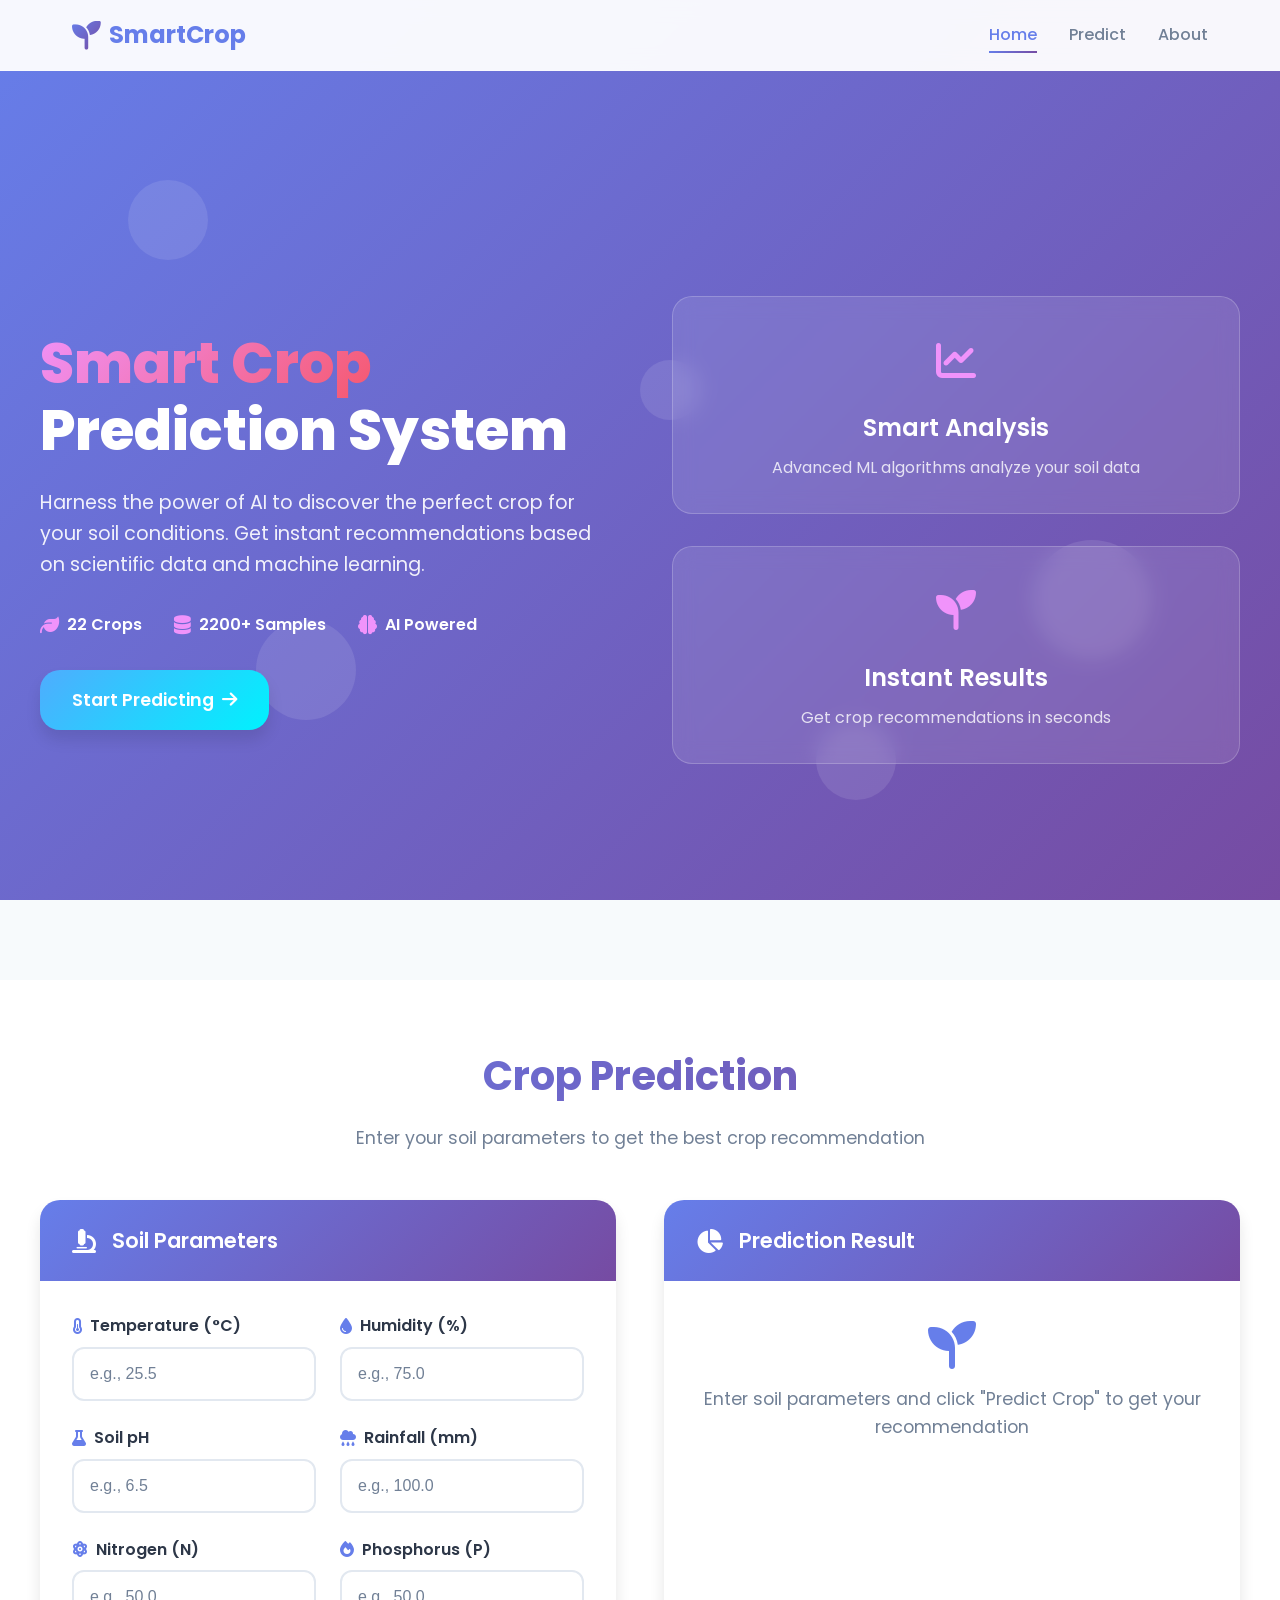
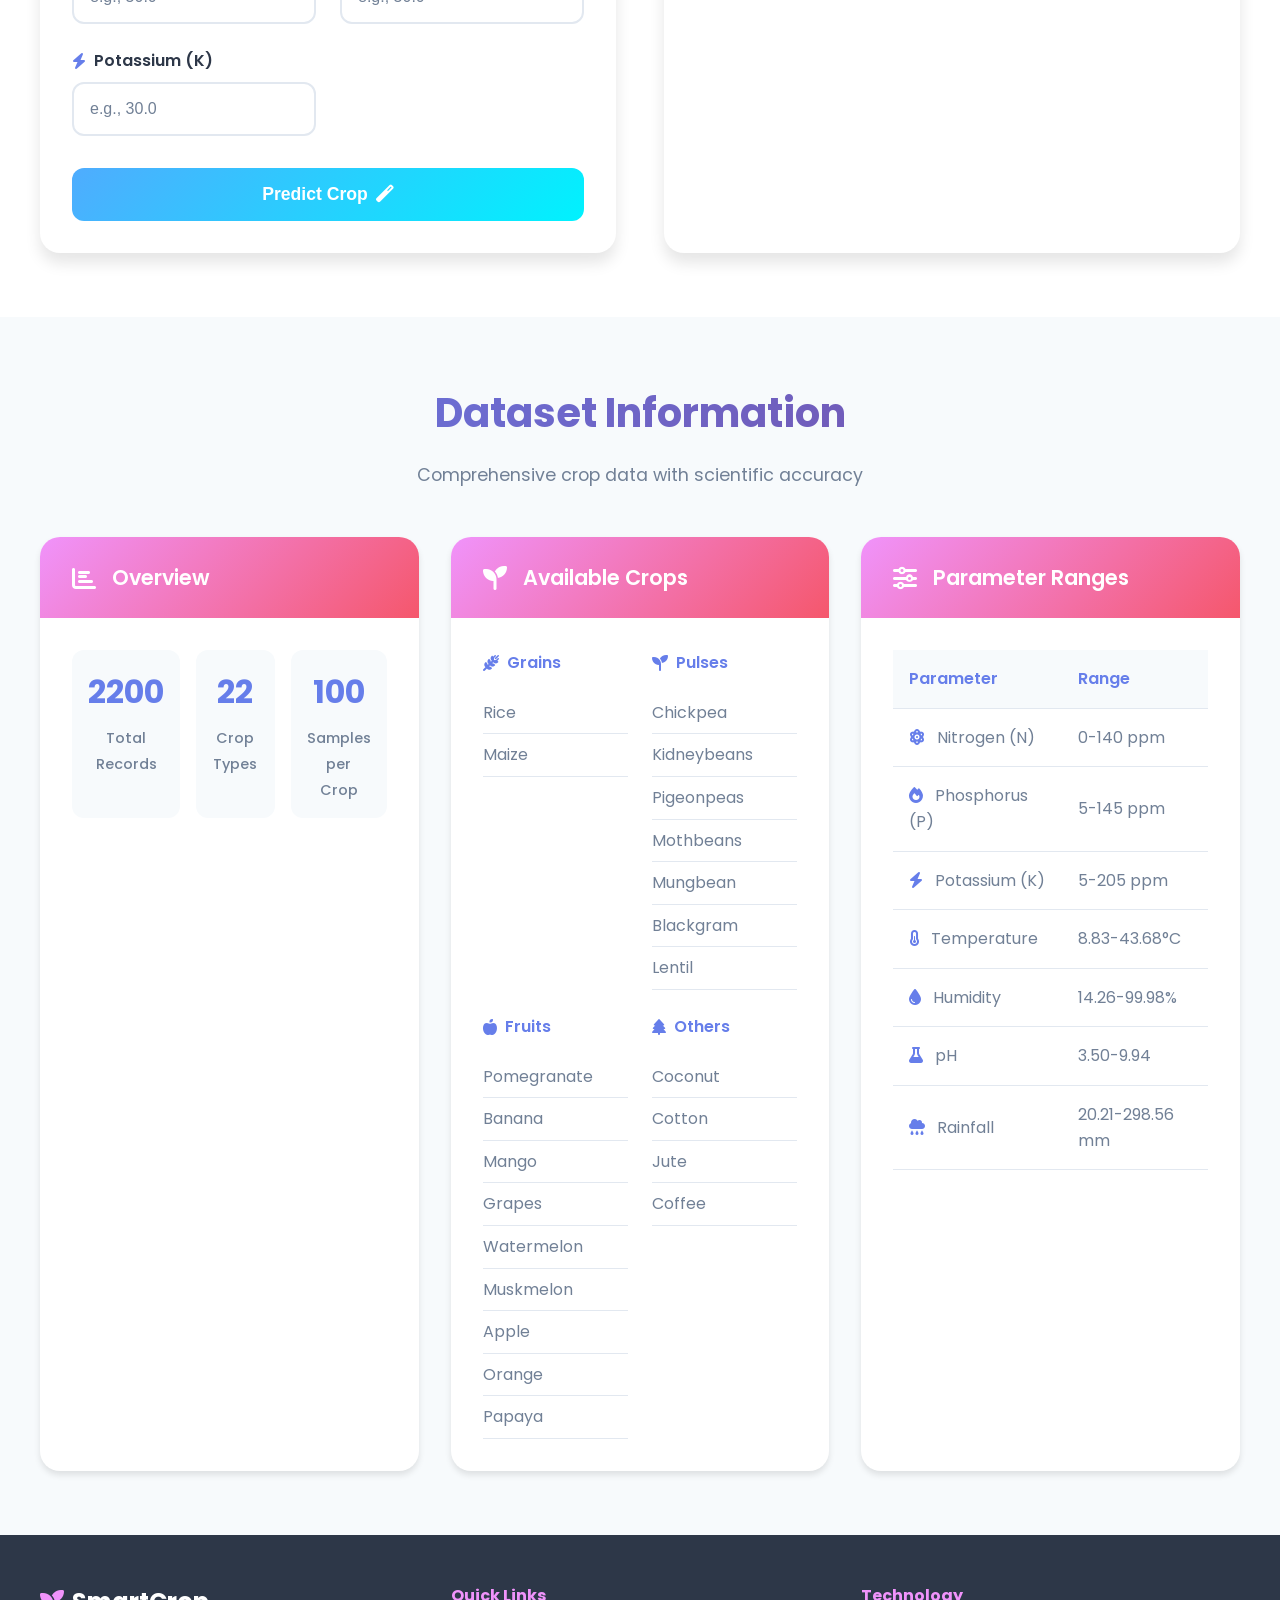
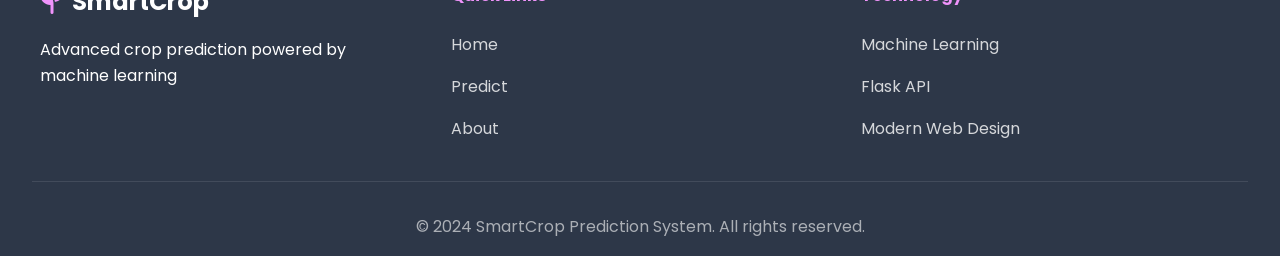
<file: index.html>
<!DOCTYPE html>
<html lang="en">
<head>
    <meta charset="UTF-8">
    <meta name="viewport" content="width=device-width, initial-scale=1.0">
    <meta name="description" content="Advanced Crop Prediction System using machine learning to recommend the best crops based on soil parameters and environmental conditions.">
    <title>🌱 Smart Crop Predictor</title>
    <link rel="icon" type="image/x-icon" href="data:image/svg+xml,<svg xmlns='http://www.w3.org/2000/svg' viewBox='0 0 100 100'><text y='.9em' font-size='90'>🌱</text></svg>">
    <link rel="preconnect" href="https://fonts.googleapis.com">
    <link rel="preconnect" href="https://fonts.gstatic.com" crossorigin>
    <link href="https://fonts.googleapis.com/css2?family=Poppins:wght@300;400;500;600;700;800;900&display=swap" rel="stylesheet">
    <link rel="stylesheet" href="https://cdnjs.cloudflare.com/ajax/libs/font-awesome/6.4.0/css/all.min.css">
    <link rel="stylesheet" href="styles.css">
</head>
<body>
    <!-- Animated Background -->
    <div class="animated-background">
        <div class="floating-shapes">
            <div class="shape shape-1"></div>
            <div class="shape shape-2"></div>
            <div class="shape shape-3"></div>
            <div class="shape shape-4"></div>
            <div class="shape shape-5"></div>
        </div>
    </div>

    <!-- Navigation -->
    <nav class="navbar">
        <div class="nav-container">
            <div class="nav-logo">
                <i class="fas fa-seedling"></i>
                <span>SmartCrop</span>
            </div>
            <div class="nav-links">
                <a href="#home" class="nav-link active">Home</a>
                <a href="#predict" class="nav-link">Predict</a>
                <a href="#about" class="nav-link">About</a>
            </div>
        </div>
    </nav>

    <!-- Main Container -->
    <div class="main-container">
        <!-- Hero Section -->
        <section id="home" class="hero-section">
            <div class="hero-content">
                <div class="hero-text">
                    <h1 class="hero-title">
                        <span class="gradient-text">Smart Crop</span>
                        <br>Prediction System
                    </h1>
                    <p class="hero-subtitle">
                        Harness the power of AI to discover the perfect crop for your soil conditions. 
                        Get instant recommendations based on scientific data and machine learning.
                    </p>
                    <div class="hero-stats">
                        <div class="stat-item">
                            <i class="fas fa-leaf"></i>
                            <span>22 Crops</span>
                        </div>
                        <div class="stat-item">
                            <i class="fas fa-database"></i>
                            <span>2200+ Samples</span>
                        </div>
                        <div class="stat-item">
                            <i class="fas fa-brain"></i>
                            <span>AI Powered</span>
                        </div>
                    </div>
                    <a href="#predict" class="cta-button">
                        <span>Start Predicting</span>
                        <i class="fas fa-arrow-right"></i>
                    </a>
                </div>
                <div class="hero-visual">
                    <div class="floating-card">
                        <div class="card-icon">
                            <i class="fas fa-chart-line"></i>
                        </div>
                        <h3>Smart Analysis</h3>
                        <p>Advanced ML algorithms analyze your soil data</p>
                    </div>
                    <div class="floating-card">
                        <div class="card-icon">
                            <i class="fas fa-seedling"></i>
                        </div>
                        <h3>Instant Results</h3>
                        <p>Get crop recommendations in seconds</p>
                    </div>
                </div>
            </div>
        </section>

        <!-- Prediction Section -->
        <section id="predict" class="prediction-section">
            <div class="section-header">
                <h2>Crop Prediction</h2>
                <p>Enter your soil parameters to get the best crop recommendation</p>
            </div>
            
            <div class="prediction-container">
                <div class="form-container">
                    <div class="form-header">
                        <i class="fas fa-microscope"></i>
                        <h3>Soil Parameters</h3>
                    </div>
                    
                    <form id="fertilizer-form" class="prediction-form">
                        <div class="form-grid">
                            <div class="form-group">
                                <label for="temperature">
                                    <i class="fas fa-thermometer-half"></i>
                                    Temperature (°C)
                                </label>
                                <input type="number" id="temperature" required step="0.1" placeholder="e.g., 25.5">
                                <div class="input-border"></div>
                            </div>
                            
                            <div class="form-group">
                                <label for="humidity">
                                    <i class="fas fa-tint"></i>
                                    Humidity (%)
                                </label>
                                <input type="number" id="humidity" required step="0.1" placeholder="e.g., 75.0">
                                <div class="input-border"></div>
                            </div>
                            
                            <div class="form-group">
                                <label for="ph">
                                    <i class="fas fa-flask"></i>
                                    Soil pH
                                </label>
                                <input type="number" id="ph" required step="0.1" placeholder="e.g., 6.5">
                                <div class="input-border"></div>
                            </div>
                            
                            <div class="form-group">
                                <label for="rainfall">
                                    <i class="fas fa-cloud-rain"></i>
                                    Rainfall (mm)
                                </label>
                                <input type="number" id="rainfall" required step="0.1" placeholder="e.g., 100.0">
                                <div class="input-border"></div>
                            </div>
                            
                            <div class="form-group">
                                <label for="nitrogen">
                                    <i class="fas fa-atom"></i>
                                    Nitrogen (N)
                                </label>
                                <input type="number" id="nitrogen" required step="0.1" placeholder="e.g., 50.0">
                                <div class="input-border"></div>
                            </div>
                            
                            <div class="form-group">
                                <label for="phosphorus">
                                    <i class="fas fa-fire"></i>
                                    Phosphorus (P)
                                </label>
                                <input type="number" id="phosphorus" required step="0.1" placeholder="e.g., 50.0">
                                <div class="input-border"></div>
                            </div>
                            
                            <div class="form-group">
                                <label for="potassium">
                                    <i class="fas fa-bolt"></i>
                                    Potassium (K)
                                </label>
                                <input type="number" id="potassium" required step="0.1" placeholder="e.g., 30.0">
                                <div class="input-border"></div>
                            </div>
                        </div>
                        
                        <button type="submit" class="predict-button">
                            <span>Predict Crop</span>
                            <i class="fas fa-magic"></i>
                        </button>
                    </form>
                </div>
                
                <div class="result-container">
                    <div class="result-header">
                        <i class="fas fa-chart-pie"></i>
                        <h3>Prediction Result</h3>
                    </div>
                    <div id="prediction-result" class="result-content">
                        <div class="placeholder-result">
                            <i class="fas fa-seedling"></i>
                            <p>Enter soil parameters and click "Predict Crop" to get your recommendation</p>
                        </div>
                    </div>
                </div>
            </div>
        </section>

        <!-- Dataset Info Section -->
        <section id="about" class="dataset-section">
            <div class="section-header">
                <h2>Dataset Information</h2>
                <p>Comprehensive crop data with scientific accuracy</p>
            </div>
            
            <div class="dataset-grid">
                <div class="dataset-card">
                    <div class="card-header">
                        <i class="fas fa-chart-bar"></i>
                        <h3>Overview</h3>
                    </div>
                    <div class="card-content">
                        <div class="stat-grid">
                            <div class="stat">
                                <span class="stat-number">2200</span>
                                <span class="stat-label">Total Records</span>
                            </div>
                            <div class="stat">
                                <span class="stat-number">22</span>
                                <span class="stat-label">Crop Types</span>
                            </div>
                            <div class="stat">
                                <span class="stat-number">100</span>
                                <span class="stat-label">Samples per Crop</span>
                            </div>
                        </div>
                    </div>
                </div>
                
                <div class="dataset-card">
                    <div class="card-header">
                        <i class="fas fa-seedling"></i>
                        <h3>Available Crops</h3>
                    </div>
                    <div class="card-content">
                        <div class="crop-categories">
                            <div class="category">
                                <h4><i class="fas fa-wheat-awn"></i> Grains</h4>
                                <ul>
                                    <li>Rice</li>
                                    <li>Maize</li>
                                </ul>
                            </div>
                            <div class="category">
                                <h4><i class="fas fa-seedling"></i> Pulses</h4>
                                <ul>
                                    <li>Chickpea</li>
                                    <li>Kidneybeans</li>
                                    <li>Pigeonpeas</li>
                                    <li>Mothbeans</li>
                                    <li>Mungbean</li>
                                    <li>Blackgram</li>
                                    <li>Lentil</li>
                                </ul>
                            </div>
                            <div class="category">
                                <h4><i class="fas fa-apple-alt"></i> Fruits</h4>
                                <ul>
                                    <li>Pomegranate</li>
                                    <li>Banana</li>
                                    <li>Mango</li>
                                    <li>Grapes</li>
                                    <li>Watermelon</li>
                                    <li>Muskmelon</li>
                                    <li>Apple</li>
                                    <li>Orange</li>
                                    <li>Papaya</li>
                                </ul>
                            </div>
                            <div class="category">
                                <h4><i class="fas fa-tree"></i> Others</h4>
                                <ul>
                                    <li>Coconut</li>
                                    <li>Cotton</li>
                                    <li>Jute</li>
                                    <li>Coffee</li>
                                </ul>
                            </div>
                        </div>
                    </div>
                </div>
                
                <div class="dataset-card">
                    <div class="card-header">
                        <i class="fas fa-sliders-h"></i>
                        <h3>Parameter Ranges</h3>
                    </div>
                    <div class="card-content">
                        <div class="parameter-table">
                            <table>
                                <thead>
                                    <tr>
                                        <th>Parameter</th>
                                        <th>Range</th>
                                    </tr>
                                </thead>
                                <tbody>
                                    <tr>
                                        <td><i class="fas fa-atom"></i> Nitrogen (N)</td>
                                        <td>0-140 ppm</td>
                                    </tr>
                                    <tr>
                                        <td><i class="fas fa-fire"></i> Phosphorus (P)</td>
                                        <td>5-145 ppm</td>
                                    </tr>
                                    <tr>
                                        <td><i class="fas fa-bolt"></i> Potassium (K)</td>
                                        <td>5-205 ppm</td>
                                    </tr>
                                    <tr>
                                        <td><i class="fas fa-thermometer-half"></i> Temperature</td>
                                        <td>8.83-43.68°C</td>
                                    </tr>
                                    <tr>
                                        <td><i class="fas fa-tint"></i> Humidity</td>
                                        <td>14.26-99.98%</td>
                                    </tr>
                                    <tr>
                                        <td><i class="fas fa-flask"></i> pH</td>
                                        <td>3.50-9.94</td>
                                    </tr>
                                    <tr>
                                        <td><i class="fas fa-cloud-rain"></i> Rainfall</td>
                                        <td>20.21-298.56 mm</td>
                                    </tr>
                                </tbody>
                            </table>
                        </div>
                    </div>
                </div>
            </div>
        </section>
    </div>

    <!-- Footer -->
    <footer class="footer">
        <div class="footer-content">
            <div class="footer-section">
                <div class="footer-logo">
                    <i class="fas fa-seedling"></i>
                    <span>SmartCrop</span>
                </div>
                <p>Advanced crop prediction powered by machine learning</p>
            </div>
            <div class="footer-section">
                <h4>Quick Links</h4>
                <ul>
                    <li><a href="#home">Home</a></li>
                    <li><a href="#predict">Predict</a></li>
                    <li><a href="#about">About</a></li>
                </ul>
            </div>
            <div class="footer-section">
                <h4>Technology</h4>
                <ul>
                    <li>Machine Learning</li>
                    <li>Flask API</li>
                    <li>Modern Web Design</li>
                </ul>
            </div>
        </div>
        <div class="footer-bottom">
            <p>&copy; 2024 SmartCrop Prediction System. All rights reserved.</p>
        </div>
    </footer>

    <script src="script.js"></script>
</body>
</html>
</file>
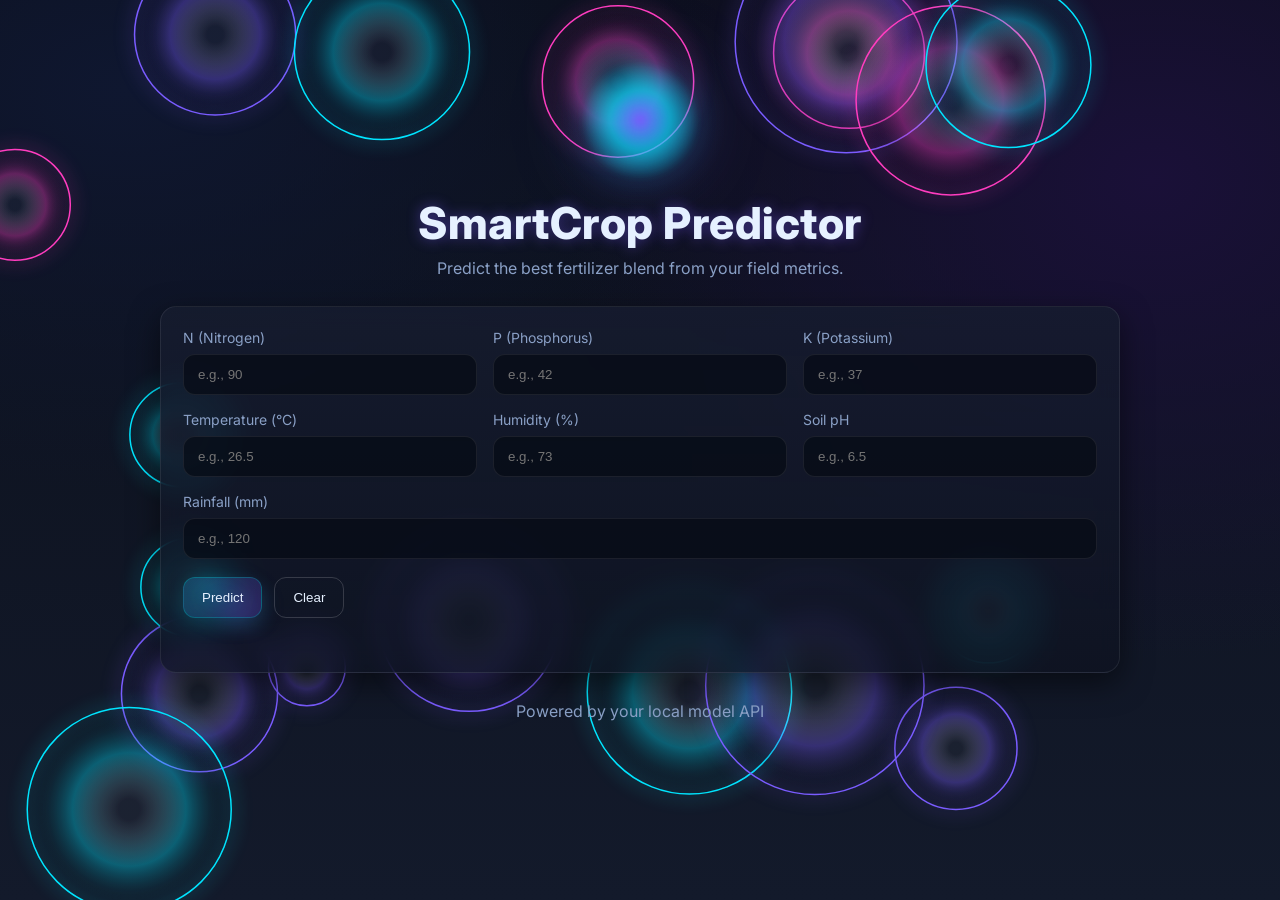
<file: fertilizer-main/index.html>
<!DOCTYPE html>
<html lang="en">
<head>
  <meta charset="UTF-8" />
  <meta name="viewport" content="width=device-width, initial-scale=1.0" />
  <title>SmartCrop Predictor</title>
  <link rel="preconnect" href="https://fonts.googleapis.com">
  <link rel="preconnect" href="https://fonts.gstatic.com" crossorigin>
  <link href="https://fonts.googleapis.com/css2?family=Inter:wght@300;400;600;800&display=swap" rel="stylesheet">
  <link rel="stylesheet" href="styles.css" />
</head>
<body>
  <canvas id="bg-canvas" aria-hidden="true"></canvas>

  <main class="container">
    <header class="hero">
      <div class="glow-orb"></div>
      <h1>SmartCrop Predictor</h1>
      <p>Predict the best fertilizer blend from your field metrics.</p>
    </header>

    <section class="card">
      <form id="predict-form" novalidate>
        <div class="grid">
          <label>
            <span>N (Nitrogen)</span>
            <input type="number" step="any" name="N" placeholder="e.g., 90" required />
          </label>
          <label>
            <span>P (Phosphorus)</span>
            <input type="number" step="any" name="P" placeholder="e.g., 42" required />
          </label>
          <label>
            <span>K (Potassium)</span>
            <input type="number" step="any" name="K" placeholder="e.g., 37" required />
          </label>
          <label>
            <span>Temperature (°C)</span>
            <input type="number" step="any" name="temperature" placeholder="e.g., 26.5" required />
          </label>
          <label>
            <span>Humidity (%)</span>
            <input type="number" step="any" name="humidity" placeholder="e.g., 73" required />
          </label>
          <label>
            <span>Soil pH</span>
            <input type="number" step="any" min="0" max="14" name="ph" placeholder="e.g., 6.5" required />
          </label>
          <label class="wide">
            <span>Rainfall (mm)</span>
            <input type="number" step="any" name="rainfall" placeholder="e.g., 120" required />
          </label>
        </div>

        <div class="actions">
          <button class="btn" type="submit">
            <span class="btn-glow"></span>
            Predict
          </button>
          <button class="btn ghost" type="reset">Clear</button>
        </div>

        <div id="status" class="status" role="status" aria-live="polite"></div>
      </form>
    </section>

    <section id="result" class="result hidden">
      <div class="result-inner">
        <h2>Recommended Fertilizer</h2>
        <div class="prediction" id="prediction-value">—</div>
        <button class="btn small" id="try-again">Try another input</button>
      </div>
    </section>

    <footer class="footer">
      <span>Powered by your local model API</span>
    </footer>
  </main>

  <script src="script.js" defer></script>
</body>
</html>
</file>
<file: styles.css>
/* Modern CSS Reset and Variables */
:root {
    --primary-color: #667eea;
    --secondary-color: #764ba2;
    --accent-color: #f093fb;
    --success-color: #4facfe;
    --warning-color: #f093fb;
    --error-color: #ff6b6b;
    --text-primary: #2d3748;
    --text-secondary: #718096;
    --background-primary: #f7fafc;
    --background-secondary: #ffffff;
    --border-color: #e2e8f0;
    --shadow-sm: 0 1px 3px rgba(0, 0, 0, 0.12);
    --shadow-md: 0 4px 6px rgba(0, 0, 0, 0.1);
    --shadow-lg: 0 10px 15px rgba(0, 0, 0, 0.1);
    --shadow-xl: 0 20px 25px rgba(0, 0, 0, 0.15);
    --gradient-primary: linear-gradient(135deg, #667eea 0%, #764ba2 100%);
    --gradient-secondary: linear-gradient(135deg, #f093fb 0%, #f5576c 100%);
    --gradient-success: linear-gradient(135deg, #4facfe 0%, #00f2fe 100%);
    --border-radius: 12px;
    --border-radius-lg: 20px;
    --transition: all 0.3s cubic-bezier(0.4, 0, 0.2, 1);
    --font-family: 'Poppins', -apple-system, BlinkMacSystemFont, 'Segoe UI', Roboto, sans-serif;
}

* {
    margin: 0;
    padding: 0;
    box-sizing: border-box;
}

html {
    scroll-behavior: smooth;
}

body {
    font-family: var(--font-family);
    background: var(--background-primary);
    color: var(--text-primary);
    line-height: 1.6;
    overflow-x: hidden;
}

/* Animated Background */
.animated-background {
    position: fixed;
    top: 0;
    left: 0;
    width: 100%;
    height: 100%;
    z-index: -1;
    background: linear-gradient(135deg, #667eea 0%, #764ba2 100%);
    overflow: hidden;
}

.floating-shapes {
    position: absolute;
    width: 100%;
    height: 100%;
}

.shape {
    position: absolute;
    border-radius: 50%;
    background: rgba(255, 255, 255, 0.1);
    animation: float 6s ease-in-out infinite;
}

.shape-1 {
    width: 80px;
    height: 80px;
    top: 20%;
    left: 10%;
    animation-delay: 0s;
}

.shape-2 {
    width: 120px;
    height: 120px;
    top: 60%;
    right: 10%;
    animation-delay: 2s;
}

.shape-3 {
    width: 60px;
    height: 60px;
    top: 40%;
    left: 50%;
    animation-delay: 4s;
}

.shape-4 {
    width: 100px;
    height: 100px;
    bottom: 20%;
    left: 20%;
    animation-delay: 1s;
}

.shape-5 {
    width: 80px;
    height: 80px;
    top: 80%;
    right: 30%;
    animation-delay: 3s;
}

@keyframes float {
    0%, 100% {
        transform: translateY(0px) rotate(0deg);
        opacity: 0.7;
    }
    50% {
        transform: translateY(-20px) rotate(180deg);
        opacity: 1;
    }
}

/* Navigation */
.navbar {
    position: fixed;
    top: 0;
    left: 0;
    right: 0;
    z-index: 1000;
    background: rgba(255, 255, 255, 0.95);
    backdrop-filter: blur(10px);
    border-bottom: 1px solid rgba(255, 255, 255, 0.2);
    transition: var(--transition);
}

.nav-container {
    max-width: 1200px;
    margin: 0 auto;
    padding: 1rem 2rem;
    display: flex;
    justify-content: space-between;
    align-items: center;
}

.nav-logo {
    display: flex;
    align-items: center;
    gap: 0.5rem;
    font-size: 1.5rem;
    font-weight: 700;
    color: var(--primary-color);
}

.nav-logo i {
    font-size: 1.8rem;
    background: var(--gradient-primary);
    -webkit-background-clip: text;
    -webkit-text-fill-color: transparent;
    background-clip: text;
}

.nav-links {
    display: flex;
    gap: 2rem;
}

.nav-link {
    text-decoration: none;
    color: var(--text-secondary);
    font-weight: 500;
    transition: var(--transition);
    position: relative;
}

.nav-link:hover,
.nav-link.active {
    color: var(--primary-color);
}

.nav-link::after {
    content: '';
    position: absolute;
    bottom: -5px;
    left: 0;
    width: 0;
    height: 2px;
    background: var(--gradient-primary);
    transition: var(--transition);
}

.nav-link:hover::after,
.nav-link.active::after {
    width: 100%;
}

/* Main Container */
.main-container {
    margin-top: 80px;
    min-height: calc(100vh - 80px);
}

/* Hero Section */
.hero-section {
    padding: 4rem 2rem;
    min-height: 100vh;
    display: flex;
    align-items: center;
    justify-content: center;
    position: relative;
}

.hero-content {
    max-width: 1200px;
    width: 100%;
    display: grid;
    grid-template-columns: 1fr 1fr;
    gap: 4rem;
    align-items: center;
}

.hero-text {
    color: white;
}

.hero-title {
    font-size: 3.5rem;
    font-weight: 800;
    line-height: 1.2;
    margin-bottom: 1.5rem;
}

.gradient-text {
    background: linear-gradient(135deg, #f093fb 0%, #f5576c 100%);
    -webkit-background-clip: text;
    -webkit-text-fill-color: transparent;
    background-clip: text;
}

.hero-subtitle {
    font-size: 1.2rem;
    margin-bottom: 2rem;
    opacity: 0.9;
    line-height: 1.6;
}

.hero-stats {
    display: flex;
    gap: 2rem;
    margin-bottom: 2rem;
}

.stat-item {
    display: flex;
    align-items: center;
    gap: 0.5rem;
    font-weight: 600;
}

.stat-item i {
    font-size: 1.2rem;
    color: var(--accent-color);
}

.cta-button {
    display: inline-flex;
    align-items: center;
    gap: 0.5rem;
    padding: 1rem 2rem;
    background: var(--gradient-success);
    color: white;
    text-decoration: none;
    border-radius: var(--border-radius-lg);
    font-weight: 600;
    font-size: 1.1rem;
    transition: var(--transition);
    box-shadow: var(--shadow-lg);
}

.cta-button:hover {
    transform: translateY(-2px);
    box-shadow: var(--shadow-xl);
}

.hero-visual {
    display: flex;
    flex-direction: column;
    gap: 2rem;
}

.floating-card {
    background: rgba(255, 255, 255, 0.1);
    backdrop-filter: blur(10px);
    border: 1px solid rgba(255, 255, 255, 0.2);
    border-radius: var(--border-radius-lg);
    padding: 2rem;
    text-align: center;
    color: white;
    transition: var(--transition);
    animation: float 4s ease-in-out infinite;
}

.floating-card:nth-child(2) {
    animation-delay: 2s;
}

.floating-card:hover {
    transform: translateY(-5px);
    background: rgba(255, 255, 255, 0.15);
}

.card-icon {
    font-size: 2.5rem;
    margin-bottom: 1rem;
    color: var(--accent-color);
}

.floating-card h3 {
    font-size: 1.5rem;
    margin-bottom: 0.5rem;
    font-weight: 600;
}

.floating-card p {
    opacity: 0.8;
}

/* Section Headers */
.section-header {
    text-align: center;
    margin-bottom: 3rem;
}

.section-header h2 {
    font-size: 2.5rem;
    font-weight: 700;
    margin-bottom: 1rem;
    background: var(--gradient-primary);
    -webkit-background-clip: text;
    -webkit-text-fill-color: transparent;
    background-clip: text;
}

.section-header p {
    font-size: 1.1rem;
    color: var(--text-secondary);
    max-width: 600px;
    margin: 0 auto;
}

/* Prediction Section */
.prediction-section {
    padding: 4rem 2rem;
    background: var(--background-secondary);
}

.prediction-container {
    max-width: 1200px;
    margin: 0 auto;
    display: grid;
    grid-template-columns: 1fr 1fr;
    gap: 3rem;
}

.form-container,
.result-container {
    background: white;
    border-radius: var(--border-radius-lg);
    box-shadow: var(--shadow-lg);
    overflow: hidden;
    transition: var(--transition);
}

.form-container:hover,
.result-container:hover {
    transform: translateY(-5px);
    box-shadow: var(--shadow-xl);
}

.form-header,
.result-header {
    background: var(--gradient-primary);
    color: white;
    padding: 1.5rem 2rem;
    display: flex;
    align-items: center;
    gap: 1rem;
}

.form-header i,
.result-header i {
    font-size: 1.5rem;
}

.form-header h3,
.result-header h3 {
    font-size: 1.3rem;
    font-weight: 600;
}

.prediction-form {
    padding: 2rem;
}

.form-grid {
    display: grid;
    grid-template-columns: 1fr 1fr;
    gap: 1.5rem;
    margin-bottom: 2rem;
}

.form-group {
    position: relative;
}

.form-group label {
    display: flex;
    align-items: center;
    gap: 0.5rem;
    font-weight: 600;
    color: var(--text-primary);
    margin-bottom: 0.5rem;
}

.form-group label i {
    color: var(--primary-color);
}

.form-group input {
    width: 100%;
    padding: 1rem;
    border: 2px solid var(--border-color);
    border-radius: var(--border-radius);
    font-size: 1rem;
    transition: var(--transition);
    background: white;
}

.form-group input:focus {
    outline: none;
    border-color: var(--primary-color);
    box-shadow: 0 0 0 3px rgba(102, 126, 234, 0.1);
}

.form-group input::placeholder {
    color: var(--text-secondary);
}

.input-border {
    position: absolute;
    bottom: 0;
    left: 0;
    width: 0;
    height: 2px;
    background: var(--gradient-primary);
    transition: var(--transition);
}

.form-group input:focus + .input-border {
    width: 100%;
}

.predict-button {
    width: 100%;
    padding: 1rem 2rem;
    background: var(--gradient-success);
    color: white;
    border: none;
    border-radius: var(--border-radius);
    font-size: 1.1rem;
    font-weight: 600;
    cursor: pointer;
    transition: var(--transition);
    display: flex;
    align-items: center;
    justify-content: center;
    gap: 0.5rem;
}

.predict-button:hover {
    transform: translateY(-2px);
    box-shadow: var(--shadow-lg);
}

.result-content {
    padding: 2rem;
    min-height: 200px;
    display: flex;
    align-items: center;
    justify-content: center;
}

.placeholder-result {
    text-align: center;
    color: var(--text-secondary);
}

.placeholder-result i {
    font-size: 3rem;
    margin-bottom: 1rem;
    color: var(--primary-color);
}

.placeholder-result p {
    font-size: 1.1rem;
}

/* Dataset Section */
.dataset-section {
    padding: 4rem 2rem;
    background: var(--background-primary);
}

.dataset-grid {
    max-width: 1200px;
    margin: 0 auto;
    display: grid;
    grid-template-columns: repeat(auto-fit, minmax(350px, 1fr));
    gap: 2rem;
}

.dataset-card {
    background: white;
    border-radius: var(--border-radius-lg);
    box-shadow: var(--shadow-md);
    overflow: hidden;
    transition: var(--transition);
}

.dataset-card:hover {
    transform: translateY(-5px);
    box-shadow: var(--shadow-lg);
}

.card-header {
    background: var(--gradient-secondary);
    color: white;
    padding: 1.5rem 2rem;
    display: flex;
    align-items: center;
    gap: 1rem;
}

.card-header i {
    font-size: 1.5rem;
}

.card-header h3 {
    font-size: 1.3rem;
    font-weight: 600;
}

.card-content {
    padding: 2rem;
}

.stat-grid {
    display: grid;
    grid-template-columns: repeat(3, 1fr);
    gap: 1rem;
}

.stat {
    text-align: center;
    padding: 1rem;
    background: var(--background-primary);
    border-radius: var(--border-radius);
}

.stat-number {
    display: block;
    font-size: 2rem;
    font-weight: 700;
    color: var(--primary-color);
    margin-bottom: 0.5rem;
}

.stat-label {
    font-size: 0.9rem;
    color: var(--text-secondary);
    font-weight: 500;
}

.crop-categories {
    display: grid;
    grid-template-columns: 1fr 1fr;
    gap: 1.5rem;
}

.category h4 {
    display: flex;
    align-items: center;
    gap: 0.5rem;
    color: var(--primary-color);
    margin-bottom: 1rem;
    font-weight: 600;
}

.category ul {
    list-style: none;
}

.category li {
    padding: 0.5rem 0;
    border-bottom: 1px solid var(--border-color);
    color: var(--text-secondary);
    transition: var(--transition);
}

.category li:hover {
    color: var(--primary-color);
    padding-left: 0.5rem;
}

.parameter-table {
    overflow-x: auto;
}

.parameter-table table {
    width: 100%;
    border-collapse: collapse;
}

.parameter-table th,
.parameter-table td {
    padding: 1rem;
    text-align: left;
    border-bottom: 1px solid var(--border-color);
}

.parameter-table th {
    background: var(--background-primary);
    font-weight: 600;
    color: var(--primary-color);
}

.parameter-table td {
    color: var(--text-secondary);
}

.parameter-table td i {
    margin-right: 0.5rem;
    color: var(--primary-color);
}

/* Footer */
.footer {
    background: var(--text-primary);
    color: white;
    padding: 3rem 2rem 1rem;
}

.footer-content {
    max-width: 1200px;
    margin: 0 auto;
    display: grid;
    grid-template-columns: repeat(auto-fit, minmax(250px, 1fr));
    gap: 2rem;
    margin-bottom: 2rem;
}

.footer-logo {
    display: flex;
    align-items: center;
    gap: 0.5rem;
    font-size: 1.5rem;
    font-weight: 700;
    margin-bottom: 1rem;
}

.footer-logo i {
    color: var(--accent-color);
}

.footer-section h4 {
    margin-bottom: 1rem;
    color: var(--accent-color);
}

.footer-section ul {
    list-style: none;
}

.footer-section li {
    padding: 0.5rem 0;
    color: rgba(255, 255, 255, 0.8);
    transition: var(--transition);
}

.footer-section li:hover,
.footer-section a:hover {
    color: var(--accent-color);
}

.footer-section a {
    color: rgba(255, 255, 255, 0.8);
    text-decoration: none;
}

.footer-bottom {
    text-align: center;
    padding-top: 2rem;
    border-top: 1px solid rgba(255, 255, 255, 0.1);
    color: rgba(255, 255, 255, 0.6);
}

/* Responsive Design */
@media (max-width: 768px) {
    .hero-content {
        grid-template-columns: 1fr;
        text-align: center;
    }
    
    .hero-title {
        font-size: 2.5rem;
    }
    
    .hero-stats {
        justify-content: center;
        flex-wrap: wrap;
    }
    
    .prediction-container {
        grid-template-columns: 1fr;
    }
    
    .form-grid {
        grid-template-columns: 1fr;
    }
    
    .crop-categories {
        grid-template-columns: 1fr;
    }
    
    .nav-container {
        padding: 1rem;
    }
    
    .nav-links {
        gap: 1rem;
    }
    
    .section-header h2 {
        font-size: 2rem;
    }
}

@media (max-width: 480px) {
    .hero-section,
    .prediction-section,
    .dataset-section {
        padding: 2rem 1rem;
    }
    
    .hero-title {
        font-size: 2rem;
    }
    
    .nav-links {
        display: none;
    }
}

/* Animations */
@keyframes fadeInUp {
    from {
        opacity: 0;
        transform: translateY(30px);
    }
    to {
        opacity: 1;
        transform: translateY(0);
    }
}

.fade-in-up {
    animation: fadeInUp 0.6s ease-out;
}

/* Loading Animation */
.loading {
    display: inline-block;
    width: 20px;
    height: 20px;
    border: 3px solid rgba(255, 255, 255, 0.3);
    border-radius: 50%;
    border-top-color: #fff;
    animation: spin 1s ease-in-out infinite;
}

@keyframes spin {
    to { transform: rotate(360deg); }
}

/* Success Animation */
.success-animation {
    animation: successPulse 0.6s ease-out;
}

@keyframes successPulse {
    0% { transform: scale(1); }
    50% { transform: scale(1.05); }
    100% { transform: scale(1); }
}
</file>
<file: fertilizer-main/styles.css>
/* Base */
:root {
  --bg-start: #0b0f1a;
  --bg-end: #131a2b;
  --neon-cyan: #00e5ff;
  --neon-purple: #7a5cff;
  --neon-pink: #ff3dbf;
  --neon-lime: #a8ff60;
  --text: #e6f1ff;
  --muted: #8aa0c6;
  --card: rgba(18, 24, 41, 0.7);
  --border: rgba(255, 255, 255, 0.08);
  --shadow: 0 10px 30px rgba(0,0,0,0.5);
}

* { box-sizing: border-box; }
html, body { height: 100%; }
body {
  margin: 0;
  font-family: 'Inter', system-ui, -apple-system, Segoe UI, Roboto, Helvetica, Arial, 'Apple Color Emoji', 'Segoe UI Emoji';
  color: var(--text);
  background: radial-gradient(1200px 800px at 10% 10%, #0f1730 0%, transparent 50%),
              radial-gradient(1000px 800px at 90% 20%, #1a1038 0%, transparent 60%),
              linear-gradient(180deg, var(--bg-start), var(--bg-end));
  overflow-x: hidden;
}

/* Canvas covers background for glowing spheres */
#bg-canvas {
  position: fixed;
  inset: 0;
  width: 100%;
  height: 100%;
  z-index: -1;
}

.container {
  max-width: 1000px;
  margin: 0 auto;
  padding: 40px 20px 80px;
}

.hero {
  text-align: center;
  margin: 20px 0 28px;
}
.hero h1 {
  font-weight: 800;
  letter-spacing: 0.5px;
  margin: 0 0 8px;
  font-size: clamp(28px, 4vw, 44px);
  text-shadow: 0 0 14px rgba(122, 92, 255, 0.45);
}
.hero p {
  margin: 0;
  color: var(--muted);
}

.glow-orb {
  width: 120px;
  height: 120px;
  margin: 0 auto 16px;
  border-radius: 50%;
  background: radial-gradient(closest-side, rgba(122, 92, 255, 0.95), rgba(0,229,255,0.55), rgba(0,0,0,0.05));
  filter: blur(2px) drop-shadow(0 0 18px rgba(0,229,255,0.6)) drop-shadow(0 0 32px rgba(122, 92, 255, 0.5));
  animation: float 6s ease-in-out infinite;
}

@keyframes float {
  0%, 100% { transform: translateY(0px) scale(1); }
  50% { transform: translateY(-8px) scale(1.02); }
}

.card {
  background: linear-gradient(180deg, rgba(22,28,47,0.85), rgba(14,19,33,0.75));
  border: 1px solid var(--border);
  border-radius: 16px;
  box-shadow: var(--shadow);
  padding: 22px;
  backdrop-filter: blur(10px);
}

.grid {
  display: grid;
  grid-template-columns: repeat(3, minmax(0, 1fr));
  gap: 16px;
}

label {
  display: flex;
  flex-direction: column;
  gap: 8px;
  font-size: 14px;
}
label span { color: var(--muted); }

label.wide { grid-column: span 3; }

input[type="number"] {
  width: 100%;
  padding: 12px 14px;
  border-radius: 12px;
  border: 1px solid var(--border);
  background: rgba(7, 10, 20, 0.7);
  color: var(--text);
  outline: none;
  transition: border-color 0.2s ease, box-shadow 0.2s ease;
}
input[type="number"]:focus {
  border-color: rgba(0,229,255,0.6);
  box-shadow: 0 0 0 3px rgba(0,229,255,0.12);
}

.actions {
  display: flex;
  gap: 12px;
  margin-top: 18px;
}

.btn {
  position: relative;
  display: inline-flex;
  align-items: center;
  justify-content: center;
  gap: 10px;
  background: linear-gradient(90deg, rgba(0,229,255,0.14), rgba(122, 92, 255, 0.14));
  color: var(--text);
  border: 1px solid rgba(0,229,255,0.25);
  padding: 12px 18px;
  border-radius: 12px;
  cursor: pointer;
  transition: transform 0.08s ease, box-shadow 0.2s ease, border-color 0.2s ease;
  box-shadow: 0 8px 20px rgba(0,229,255,0.12), inset 0 0 40px rgba(122, 92, 255, 0.12);
}
.btn:hover {
  transform: translateY(-1px);
  border-color: rgba(122, 92, 255, 0.4);
  box-shadow: 0 12px 26px rgba(122, 92, 255, 0.22), inset 0 0 60px rgba(0,229,255,0.18);
}
.btn:active { transform: translateY(0px) scale(0.99); }

.btn .btn-glow {
  content: "";
  position: absolute;
  inset: -2px;
  z-index: -1;
  border-radius: 14px;
  background: radial-gradient(circle at 30% 20%, rgba(0,229,255,0.35), transparent 45%),
              radial-gradient(circle at 70% 80%, rgba(122, 92, 255, 0.35), transparent 45%);
  filter: blur(12px);
}

.btn.ghost {
  background: transparent;
  border-color: rgba(255, 255, 255, 0.16);
  box-shadow: none;
}

.btn.small { padding: 10px 14px; border-radius: 10px; }

.status {
  min-height: 22px;
  margin-top: 10px;
  color: var(--muted);
  font-size: 14px;
}

.result {
  margin-top: 22px;
}
.result.hidden { display: none; }

.result-inner {
  border: 1px dashed rgba(0,229,255,0.25);
  border-radius: 14px;
  padding: 18px;
  background: linear-gradient(180deg, rgba(7, 10, 20, 0.7), rgba(7, 10, 20, 0.55));
}
.result h2 {
  margin: 0 0 10px;
  font-size: 18px;
  color: #cfeaff;
}
.prediction {
  font-size: 24px;
  font-weight: 700;
  letter-spacing: 0.4px;
  color: var(--neon-lime);
  text-shadow: 0 0 10px rgba(168,255,96,0.35);
  margin-bottom: 14px;
}

.footer {
  display: flex;
  justify-content: center;
  margin-top: 28px;
  color: var(--muted);
}

/* Responsive */
@media (max-width: 900px) {
  .grid { grid-template-columns: repeat(2, minmax(0, 1fr)); }
  label.wide { grid-column: span 2; }
}
@media (max-width: 560px) {
  .grid { grid-template-columns: 1fr; }
  label.wide { grid-column: auto; }
  .actions { flex-direction: column; }
}
</file>
